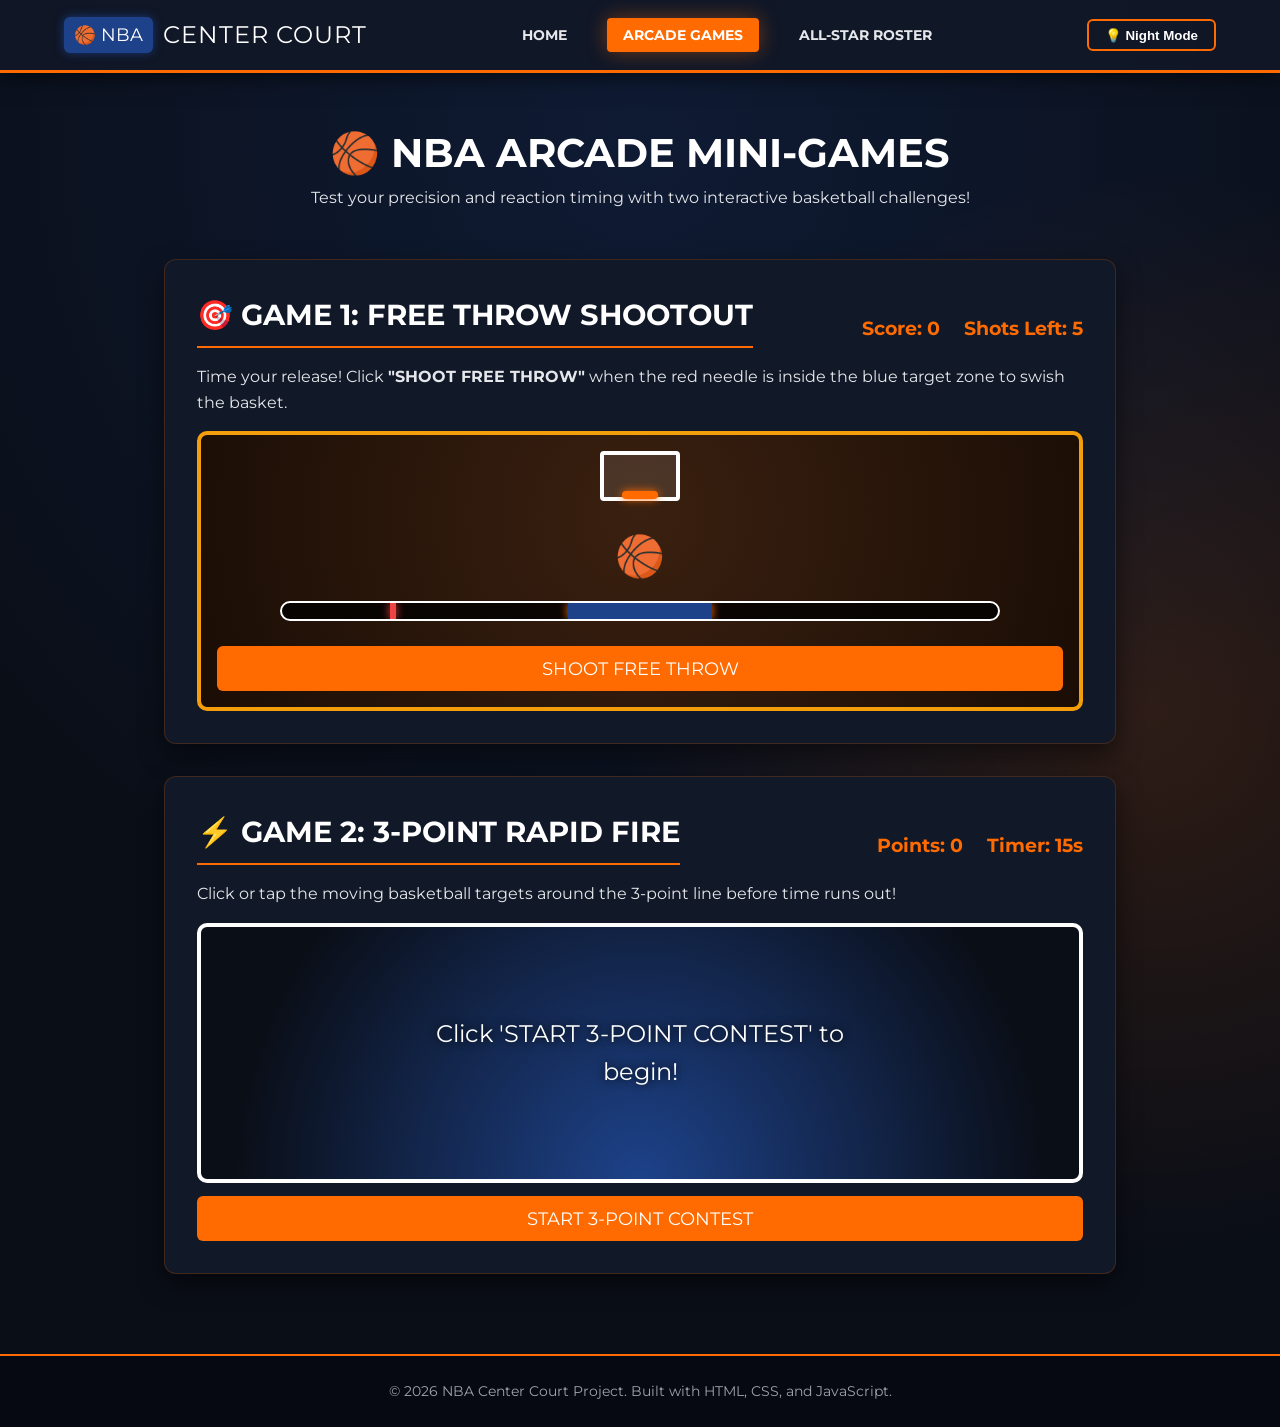
<file: games.html>
<!DOCTYPE html>
<html lang="en">
<head>
  <meta charset="UTF-8">
  <meta name="viewport" content="width=device-width, initial-scale=1.0">
  <title>NBA Gridiron Arena - Games</title>
  <link rel="preconnect" href="https://fonts.googleapis.com">
  <link rel="preconnect" href="https://fonts.gstatic.com" crossorigin>
  <link href="https://fonts.googleapis.com/css2?family=Impact&family=Montserrat:wght@500;700;900&display=swap" rel="stylesheet">
  <link rel="stylesheet" href="styles.css">
  <script src="script.js" defer></script>
</head>
<body class="theme-hardwood">

  <!-- Shared Navigation Menu -->
  <nav class="navbar">
    <div class="logo-container">
      <div class="nfl-logo-badge">🏀 NBA</div>
      <span class="site-title">CENTER COURT</span>
    </div>
    <ul class="nav-links">
      <li><a href="index.html" class="nav-link">Home</a></li>
      <li><a href="games.html" class="nav-link active">Arcade Games</a></li>
      <li><a href="roster.html" class="nav-link">All-Star Roster</a></li>
    </ul>
    <button id="btn-theme-toggle" class="btn-secondary">💡 Night Mode</button>
  </nav>

  <!-- Page Header -->
  <header class="page-header">
    <h1>🏀 NBA ARCADE MINI-GAMES</h1>
    <p>Test your precision and reaction timing with two interactive basketball challenges!</p>
  </header>

  <main class="main-container">

    <!-- MINI-GAME 1: FREE THROW SHOOTOUT -->
    <section class="content-card game-card">
      <div class="game-header">
        <h2>🎯 GAME 1: FREE THROW SHOOTOUT</h2>
        <div class="game-stats">
          <span>Score: <strong id="ft-score">0</strong></span>
          <span>Shots Left: <strong id="ft-shots">5</strong></span>
        </div>
      </div>
      <p>Time your release! Click <strong>"SHOOT FREE THROW"</strong> when the red needle is inside the blue target zone to swish the basket.</p>

      <div class="ft-court-container">
        <!-- Basketball Backboard & Hoop -->
        <div class="hoop-container">
          <div class="backboard"></div>
          <div class="rim"></div>
          <div class="net"></div>
        </div>

        <!-- Basketball -->
        <div class="basketball" id="ft-ball">🏀</div>

        <!-- Aiming Meter -->
        <div class="meter-container">
          <div class="target-zone"></div>
          <div class="aim-needle" id="ft-needle"></div>
        </div>

        <button id="btn-shoot-ft" class="btn-primary btn-game">SHOOT FREE THROW</button>
      </div>
    </section>

    <!-- MINI-GAME 2: 3-POINT RAPID FIRE -->
    <section class="content-card game-card">
      <div class="game-header">
        <h2>⚡ GAME 2: 3-POINT RAPID FIRE</h2>
        <div class="game-stats">
          <span>Points: <strong id="tp-score">0</strong></span>
          <span>Timer: <strong id="tp-timer">15s</strong></span>
        </div>
      </div>
      <p>Click or tap the moving basketball targets around the 3-point line before time runs out!</p>

      <div class="tp-court-container" id="tp-arena">
        <div class="target-hoop" id="tp-target">🏀</div>
        <div class="arena-message" id="tp-msg">Click 'START 3-POINT CONTEST' to begin!</div>
      </div>

      <button id="btn-start-tp" class="btn-primary btn-game">START 3-POINT CONTEST</button>
    </section>

  </main>

  <footer class="footer">
    <p>&copy; 2026 NBA Center Court Project. Built with HTML, CSS, and JavaScript.</p>
  </footer>

</body>
</html>
</file>
<file: styles.css>
/* ==========================================================================
   NBA Center Court Theme - styles.css
   Theme: Navy Blue, Hardwood Amber, Electric Orange & Crisp White
   ========================================================================== */

:root {
  --bg-primary: #0a0e17;
  --bg-card: #111827;
  --bg-card-hover: #1f2937;
  --color-primary: #1d428a;
  --color-accent: #ff6b00;
  --color-neon-cyan: #00f0ff;
  --color-white: #ffffff;
  --color-text: #e5e7eb;
  --color-text-muted: #9ca3af;
  --color-gold: #f59e0b;
  --color-wood: #2a1810;
  
  --font-heading: 'Impact', 'Montserrat', sans-serif;
  --font-body: 'Montserrat', 'Segoe UI', sans-serif;
  
  --shadow-glow: 0 0 20px rgba(255, 107, 0, 0.4);
  --shadow-card: 0 10px 25px rgba(0, 0, 0, 0.5);
  --transition: all 0.3s cubic-bezier(0.4, 0, 0.2, 1);
}

/* Night Mode Theme Override */
body.theme-dark {
  --bg-primary: #030712;
  --bg-card: #0b0f19;
  --color-accent: #00f0ff;
  --shadow-glow: 0 0 20px rgba(0, 240, 255, 0.4);
}

*, *::before, *::after {
  box-sizing: border-box;
  margin: 0;
  padding: 0;
}

body {
  background-color: var(--bg-primary);
  background-image: 
    radial-gradient(circle at 50% 10%, rgba(29, 66, 138, 0.25) 0%, transparent 60%),
    radial-gradient(circle at 90% 50%, rgba(255, 107, 0, 0.15) 0%, transparent 40%);
  color: var(--color-text);
  font-family: var(--font-body);
  line-height: 1.6;
  min-height: 100vh;
  display: flex;
  flex-direction: column;
}

a {
  color: var(--color-accent);
  text-decoration: none;
  transition: var(--transition);
}

/* --------------------------------------------------------------------------
   Navigation Menu (Appears on every page)
   -------------------------------------------------------------------------- */
.navbar {
  display: flex;
  justify-content: space-between;
  align-items: center;
  padding: 1rem 5%;
  background: rgba(17, 24, 39, 0.95);
  backdrop-filter: blur(10px);
  border-bottom: 3px solid var(--color-accent);
  position: sticky;
  top: 0;
  z-index: 100;
  box-shadow: 0 4px 20px rgba(0,0,0,0.6);
}

.logo-container {
  display: flex;
  align-items: center;
  gap: 10px;
}

.nfl-logo-badge {
  background: var(--color-primary);
  color: var(--color-white);
  font-family: var(--font-heading);
  padding: 4px 10px;
  border-radius: 6px;
  font-size: 1.1rem;
  box-shadow: 0 0 10px rgba(29, 66, 138, 0.8);
}

.site-title {
  font-family: var(--font-heading);
  font-size: 1.5rem;
  letter-spacing: 1px;
  color: var(--color-white);
}

.nav-links {
  display: flex;
  list-style: none;
  gap: 1.5rem;
}

.nav-link {
  color: var(--color-text);
  font-weight: 700;
  text-transform: uppercase;
  font-size: 0.9rem;
  padding: 0.5rem 1rem;
  border-radius: 4px;
}

.nav-link:hover, .nav-link.active {
  background: var(--color-accent);
  color: var(--color-white);
  box-shadow: var(--shadow-glow);
}

/* --------------------------------------------------------------------------
   Hero & Page Headers
   -------------------------------------------------------------------------- */
.hero-banner {
  background: linear-gradient(135deg, rgba(29, 66, 138, 0.8), rgba(10, 14, 23, 0.9)),
              url('https://images.unsplash.com/photo-1504450758481-7338eba7524a?auto=format&fit=crop&w=1200&q=80') center/cover;
  padding: 5rem 2rem;
  text-align: center;
  border-bottom: 2px solid var(--color-accent);
}

.hero-content {
  max-width: 800px;
  margin: 0 auto;
}

.main-heading {
  font-family: var(--font-heading);
  font-size: 3rem;
  color: var(--color-white);
  text-shadow: 0 0 15px rgba(0, 0, 0, 0.8);
  margin-bottom: 1rem;
}

.hero-subtitle {
  font-size: 1.1rem;
  color: var(--color-text);
  margin-bottom: 2rem;
}

.page-header {
  text-align: center;
  padding: 3rem 1.5rem 1rem;
}

.page-header h1 {
  font-family: var(--font-heading);
  font-size: 2.5rem;
  color: var(--color-white);
}

/* --------------------------------------------------------------------------
   Layout Cards & Content
   -------------------------------------------------------------------------- */
.main-container {
  max-width: 1000px;
  margin: 2rem auto;
  padding: 0 1.5rem;
  flex-grow: 1;
  display: flex;
  flex-direction: column;
  gap: 2rem;
}

.content-card {
  background: var(--bg-card);
  border: 1px solid rgba(255, 107, 0, 0.2);
  border-radius: 12px;
  padding: 2rem;
  box-shadow: var(--shadow-card);
}

.content-card h2 {
  font-family: var(--font-heading);
  font-size: 1.8rem;
  color: var(--color-white);
  margin-bottom: 1rem;
  border-bottom: 2px solid var(--color-accent);
  padding-bottom: 0.5rem;
}

.featured-img {
  width: 100%;
  max-height: 400px;
  object-fit: cover;
  border-radius: 8px;
  margin-top: 1rem;
}

.styled-list {
  margin-top: 1rem;
  padding-left: 1.5rem;
}

.styled-list li {
  margin-bottom: 0.8rem;
}

/* --------------------------------------------------------------------------
   Arcade Mini-Games Styling
   -------------------------------------------------------------------------- */
.game-header {
  display: flex;
  justify-content: space-between;
  align-items: center;
  flex-wrap: wrap;
  gap: 1rem;
}

.game-stats {
  font-size: 1.2rem;
  color: var(--color-accent);
  font-weight: bold;
  display: flex;
  gap: 1.5rem;
}

/* Game 1: Free Throw Court */
.ft-court-container {
  position: relative;
  height: 280px;
  background: radial-gradient(circle at 50% 30%, #3a2010 0%, #1a0d05 100%);
  border: 4px solid var(--color-gold);
  border-radius: 10px;
  margin-top: 1rem;
  display: flex;
  flex-direction: column;
  align-items: center;
  justify-content: space-between;
  padding: 1rem;
  overflow: hidden;
}

.hoop-container {
  position: relative;
  width: 100px;
  height: 60px;
  display: flex;
  flex-direction: column;
  align-items: center;
}

.backboard {
  width: 80px;
  height: 50px;
  border: 4px solid var(--color-white);
  background: rgba(255, 255, 255, 0.1);
  border-radius: 4px;
}

.rim {
  width: 36px;
  height: 8px;
  background: var(--color-accent);
  border-radius: 4px;
  margin-top: -10px;
  box-shadow: 0 0 8px var(--color-accent);
}

.basketball {
  font-size: 2.5rem;
  transition: transform 0.6s cubic-bezier(0.175, 0.885, 0.32, 1.275);
  user-select: none;
}

.meter-container {
  position: relative;
  width: 85%;
  height: 20px;
  background: rgba(0,0,0,0.8);
  border: 2px solid var(--color-white);
  border-radius: 10px;
  overflow: hidden;
}

.target-zone {
  position: absolute;
  left: 40%;
  width: 20%;
  height: 100%;
  background: var(--color-primary);
  box-shadow: 0 0 10px var(--color-accent);
}

.aim-needle {
  position: absolute;
  left: 0;
  width: 6px;
  height: 100%;
  background: #ef4444;
  box-shadow: 0 0 8px #ef4444;
}

/* Game 2: 3-Point Arena */
.tp-court-container {
  position: relative;
  height: 260px;
  background: radial-gradient(circle at 50% 100%, #1d428a 0%, #0a0e17 80%);
  border: 4px solid var(--color-white);
  border-radius: 10px;
  margin-top: 1rem;
  cursor: crosshair;
  overflow: hidden;
}

.target-hoop {
  position: absolute;
  font-size: 2.5rem;
  display: none;
  user-select: none;
}

.arena-message {
  position: absolute;
  top: 50%;
  left: 50%;
  transform: translate(-50%, -50%);
  font-family: var(--font-heading);
  font-size: 1.5rem;
  color: var(--color-white);
  text-shadow: 0 0 10px #000;
  text-align: center;
}

/* --------------------------------------------------------------------------
   Roster Grid & Player Cards
   -------------------------------------------------------------------------- */
.roster-grid {
  display: grid;
  grid-template-columns: repeat(auto-fit, minmax(260px, 1fr));
  gap: 1.5rem;
  margin-top: 1.5rem;
}

.player-card {
  background: var(--bg-card-hover);
  border-radius: 8px;
  overflow: hidden;
  border: 1px solid rgba(255,255,255,0.1);
  transition: var(--transition);
}

.player-card:hover {
  transform: translateY(-5px);
  border-color: var(--color-accent);
  box-shadow: var(--shadow-glow);
}

.player-img {
  width: 100%;
  height: 180px;
  object-fit: cover;
}

.player-info {
  padding: 1.2rem;
}

.player-info h3 {
  font-family: var(--font-heading);
  font-size: 1.4rem;
  color: var(--color-white);
}

.player-role {
  color: var(--color-accent);
  font-weight: bold;
  font-size: 0.85rem;
  margin-bottom: 0.5rem;
}

/* --------------------------------------------------------------------------
   Buttons & Controls
   -------------------------------------------------------------------------- */
.btn-primary {
  background: var(--color-accent);
  color: var(--color-white);
  font-family: var(--font-heading);
  font-size: 1.1rem;
  padding: 0.75rem 1.8rem;
  border: none;
  border-radius: 6px;
  cursor: pointer;
  transition: var(--transition);
  display: inline-block;
  text-transform: uppercase;
}

.btn-primary:hover {
  transform: translateY(-2px);
  box-shadow: var(--shadow-glow);
}

.btn-secondary {
  background: transparent;
  color: var(--color-white);
  border: 2px solid var(--color-accent);
  padding: 0.4rem 1rem;
  border-radius: 6px;
  font-weight: bold;
  cursor: pointer;
  transition: var(--transition);
}

.btn-secondary:hover {
  background: var(--color-accent);
}

.btn-game {
  width: 100%;
  margin-top: 0.8rem;
}

/* --------------------------------------------------------------------------
   Footer
   -------------------------------------------------------------------------- */
.footer {
  background: #060911;
  border-top: 2px solid var(--color-accent);
  text-align: center;
  padding: 1.5rem;
  color: var(--color-text-muted);
  font-size: 0.9rem;
  margin-top: 3rem;
}

@media (max-width: 600px) {
  .navbar { flex-direction: column; gap: 1rem; }
  .main-heading { font-size: 2rem; }
}
</file>
